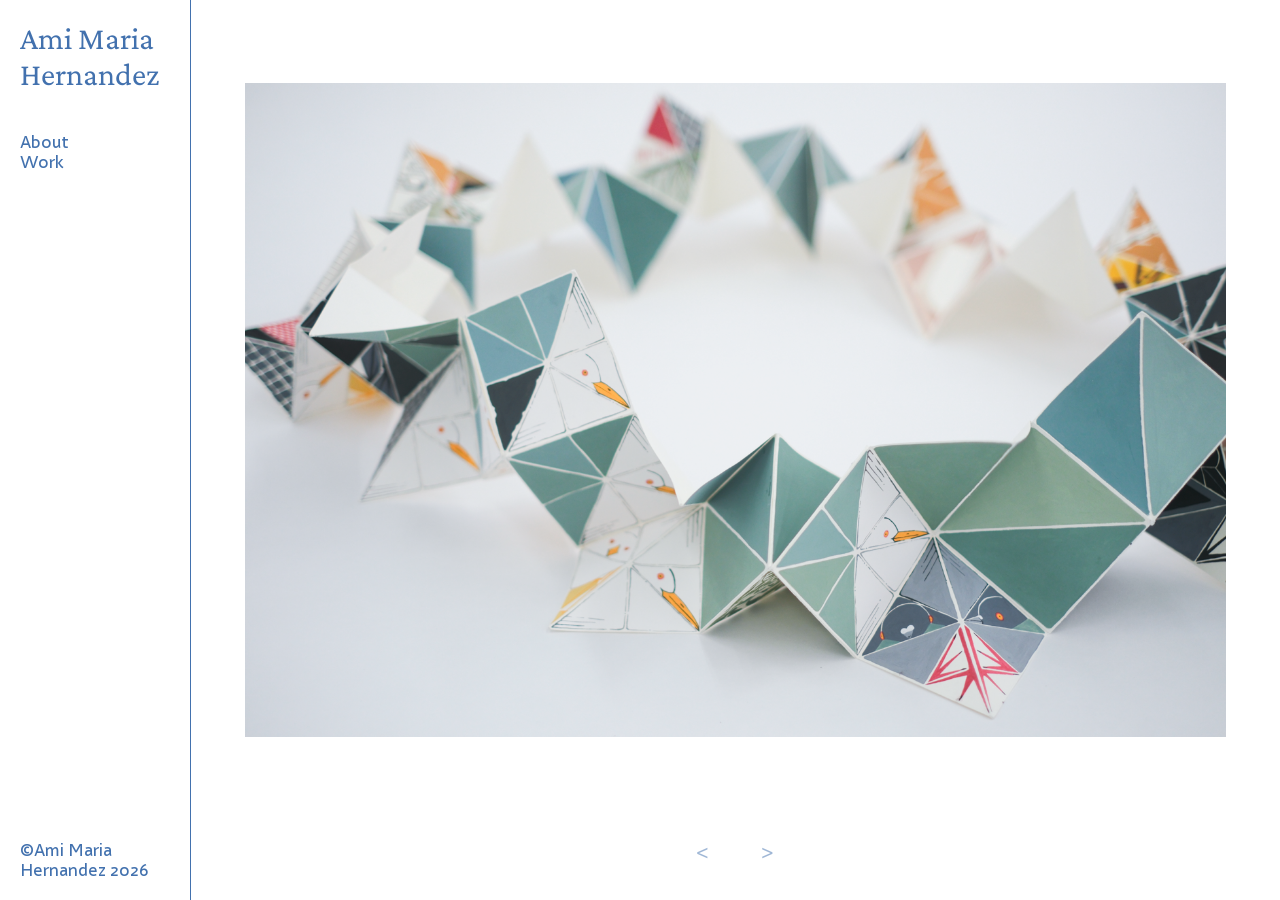
<file: index.html>
<!DOCTYPE html><html lang="en"><head><meta charSet="utf-8"/><meta name="viewport" content="width=device-width"/><meta name="next-head-count" content="2"/>  <link rel="icon" href="favicon.svg" type="image/svg+xml"/><link rel="icon" href="favicon.ico" sizes="any"/><link rel="preload" href="_next/static/media/0907676f60e87f51-s.p.woff2" as="font" type="font/woff2" crossorigin="anonymous" data-next-font="size-adjust"/><link rel="preload" href="_next/static/css/395d283e4de44bf8.css" as="style"/><link rel="stylesheet" href="_next/static/css/395d283e4de44bf8.css" data-n-g=""/><noscript data-n-css=""></noscript><script defer="" nomodule="" src="_next/static/chunks/polyfills-78c92fac7aa8fdd8.js"></script><script src="_next/static/chunks/webpack-c8ea32a7f1710e00.js" defer=""></script><script src="_next/static/chunks/framework-47944ae508d645e6.js" defer=""></script><script src="_next/static/chunks/main-3d47ddc6113bb733.js" defer=""></script><script src="_next/static/chunks/pages/_app-cf70991cdf20d925.js" defer=""></script><script src="_next/static/chunks/422-f6a31785d85e9af1.js" defer=""></script><script src="_next/static/chunks/675-7ac7ccfd83b30ac5.js" defer=""></script><script src="_next/static/chunks/803-7624c3f5c9da9120.js" defer=""></script><script src="_next/static/chunks/626-7c73342e54578817.js" defer=""></script><script src="_next/static/chunks/pages/index-28451b4235d8573a.js" defer=""></script><script src="_next/static/AYQ_RaFQIy8SJsUf-rQGw/_buildManifest.js" defer=""></script><script src="_next/static/AYQ_RaFQIy8SJsUf-rQGw/_ssgManifest.js" defer=""></script><style id="__jsx-2182624989">:root{--font-family-sans:'__sans_ce1876', '__sans_Fallback_ce1876'}</style></head><body><div id="__next"><div class="container"><ul class="mobile-burger"><li></li><li></li><li></li></ul><nav class=""><ul><li><a href="index.html"><h1>Ami Maria Hernandez</h1></a></li><li><a href="about.html">About</a></li><li><a href="work.html">Work</a></li></ul><ul><li>©Ami Maria Hernandez 2026</li></ul></nav>


<main class="full-bleed">
<section style="height: calc(100vh - 80px); width: 100%; position: relative; overflow: hidden; display: flex; align-items: center; justify-content: center; background: white;">
    <div id="carousel" style="display: flex; transition: transform 0.5s ease-in-out; width: 100%; height: 100%;">
        <div class="carousel-item" style="min-width: 100%; height: 100%; display: flex; align-items: center; justify-content: center;">
            <img src="Works_photos/tiber_painting.png" style="max-height: 90%; max-width: 90%; object-fit: contain;">
        </div>

        <div class="carousel-item" style="min-width: 100%; height: 100%; display: flex; align-items: center; justify-content: center;">
            <img src="Works_photos/riverdale_plaza.jpg" style="max-height: 90%; max-width: 90%; object-fit: contain;">
        </div>
        <div class="carousel-item" style="min-width: 100%; height: 100%; display: flex; align-items: center; justify-content: center;">
            <img src="Works_photos/trees_exhibition_view.jpg" style="max-height: 90%; max-width: 90%; object-fit: contain;">
        </div>
        <div class="carousel-item" style="min-width: 100%; height: 100%; display: flex; align-items: center; justify-content: center;">
            <img src="Works_photos/tiber.jpg" style="max-height: 90%; max-width: 90%; object-fit: contain;">
        </div>
        <div class="carousel-item" style="min-width: 100%; height: 100%; display: flex; align-items: center; justify-content: center;">
            <img src="Works_photos/university_blvd.jpg" style="max-height: 90%; max-width: 90%; object-fit: contain;">
        </div>
    </div>
</section>
<div style="height: 60px; width: 100%; display: flex; align-items: center; justify-content: center; gap: 40px; background: white;">
    <button onclick="prevSlide()" style="background: none; border: none; font-family: var(--font-family-serif); font-size: 24px; color: var(--black); cursor: pointer; opacity: 0.5; transition: opacity 0.3s;">&lt;</button>
    <button onclick="nextSlide()" style="background: none; border: none; font-family: var(--font-family-serif); font-size: 24px; color: var(--black); cursor: pointer; opacity: 0.5; transition: opacity 0.3s;">&gt;</button>
</div>
<script>
    let currentSlide = 0;
    const carousel = document.getElementById("carousel");
    const slides = document.querySelectorAll(".carousel-item");
    
    function updateCarousel() {
        carousel.style.transform = `translateX(-${currentSlide * 100}%)`;
    }
    
    function nextSlide() {
        currentSlide = (currentSlide + 1) % slides.length;
        updateCarousel();
    }
    
    function prevSlide() {
        currentSlide = (currentSlide - 1 + slides.length) % slides.length;
        updateCarousel();
    }
</script>
</main>


</div></div><script id="__NEXT_DATA__" type="application/json">{"props":{"pageProps":{"draftMode":false,"token":"","projects":[{"video":false,"title":"Project 1 (Work in Progress)","slug":{"current":"project-1-work-in-progress","_type":"slug"},"_createdAt":"2024-05-29T19:22:41Z","_type":"project","_rev":"placeholder","_id":"placeholder-1","media":[{"_key":"placeholder-1","image":{"_type":"figure","asset":{"_ref":"placeholder-image-1","_type":"reference"}},"private":false,"_type":"mediaItem"}],"_updatedAt":"2024-05-31T17:18:15Z","mainImage":{"_type":"image","asset":{"_type":"reference","_ref":"placeholder-main-image-1"}},"private":false}],"news":null,"__N_SSG":true},"page":"/","query":{},"buildId":"AYQ_RaFQIy8SJsUf-rQGw","isFallback":false,"gsp":true,"scriptLoader":[]}</script></body></html>
</file>
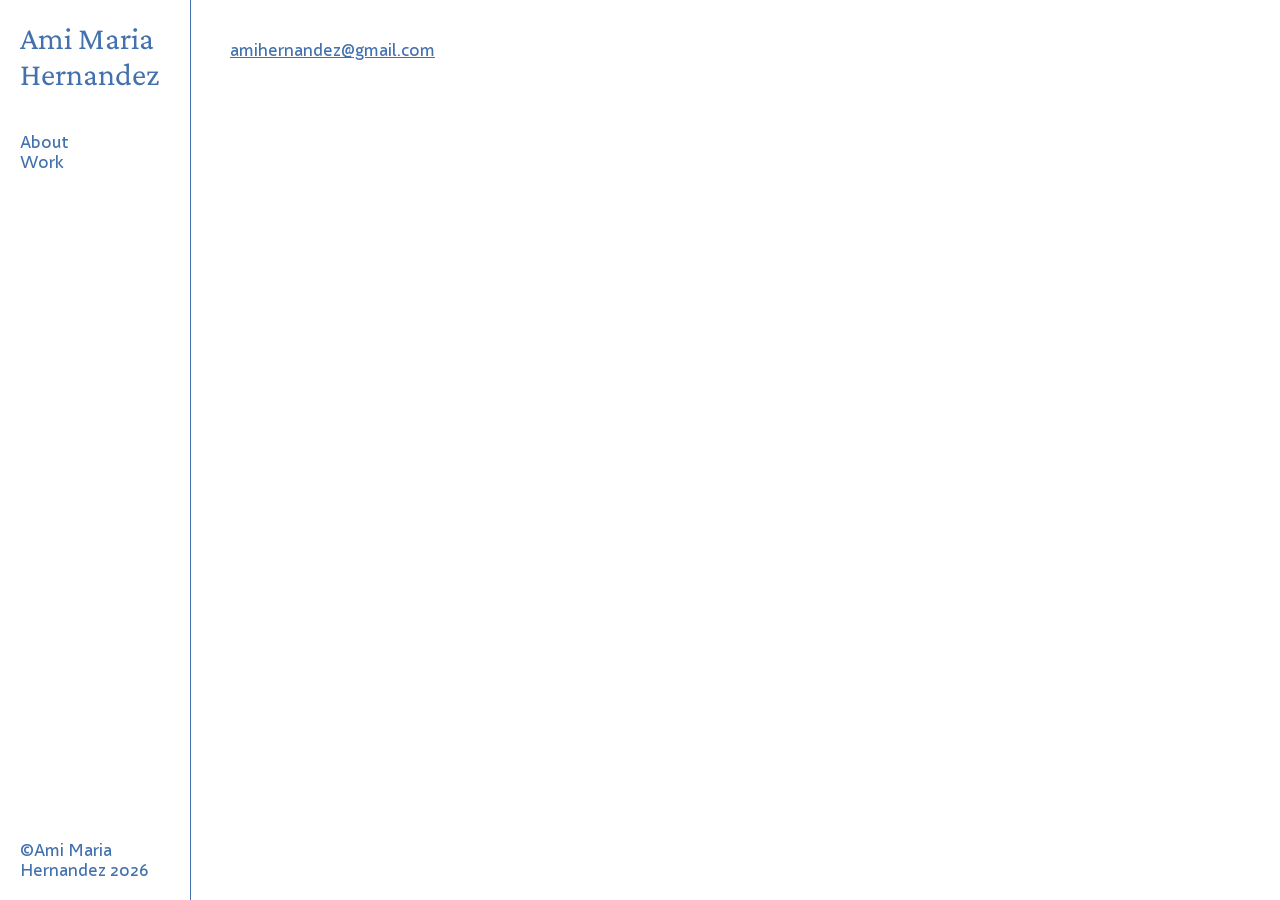
<file: about.html>
<!DOCTYPE html><html lang="en"><head><meta charSet="utf-8"/><meta name="viewport" content="width=device-width"/><meta name="next-head-count" content="2"/>  <link rel="icon" href="favicon.svg" type="image/svg+xml"/><link rel="icon" href="favicon.ico" sizes="any"/><link rel="preload" href="_next/static/media/0907676f60e87f51-s.p.woff2" as="font" type="font/woff2" crossorigin="anonymous" data-next-font="size-adjust"/><link rel="preload" href="_next/static/css/395d283e4de44bf8.css" as="style"/><link rel="stylesheet" href="_next/static/css/395d283e4de44bf8.css" data-n-g=""/><noscript data-n-css=""></noscript><script defer="" nomodule="" src="_next/static/chunks/polyfills-78c92fac7aa8fdd8.js"></script><script src="_next/static/chunks/webpack-c8ea32a7f1710e00.js" defer=""></script><script src="_next/static/chunks/framework-47944ae508d645e6.js" defer=""></script><script src="_next/static/chunks/main-3d47ddc6113bb733.js" defer=""></script><script src="_next/static/chunks/pages/_app-cf70991cdf20d925.js" defer=""></script><script src="_next/static/chunks/422-f6a31785d85e9af1.js" defer=""></script><script src="_next/static/chunks/675-7ac7ccfd83b30ac5.js" defer=""></script><script src="_next/static/chunks/803-7624c3f5c9da9120.js" defer=""></script><script src="_next/static/chunks/626-7c73342e54578817.js" defer=""></script><script src="_next/static/chunks/pages/info-f55ebe13754b86cf.js" defer=""></script><script src="_next/static/AYQ_RaFQIy8SJsUf-rQGw/_buildManifest.js" defer=""></script><script src="_next/static/AYQ_RaFQIy8SJsUf-rQGw/_ssgManifest.js" defer=""></script><style id="__jsx-2182624989">:root{--font-family-sans:'__sans_ce1876', '__sans_Fallback_ce1876'}</style></head><body><div id="__next"><div class="container"><ul class="mobile-burger"><li></li><li></li><li></li></ul><nav class=""><ul><li><a href="index.html"><h1>Ami Maria Hernandez</h1></a></li><li><a href="about.html">About</a></li><li><a href="work.html">Work</a></li></ul><ul><li>©Ami Maria Hernandez 2026</li></ul></nav><main class="full-bleed"><section style="padding: 40px; max-width: 800px;"><div><a href="mailto:amihernandez@gmail.com">amihernandez@gmail.com</a></div></section></main></div></div><script id="__NEXT_DATA__" type="application/json">{"props":{"pageProps":{"draftMode":false,"token":"","info":null,"news":null,"__N_SSG":true},"page":"/info","query":{},"buildId":"AYQ_RaFQIy8SJsUf-rQGw","isFallback":false,"gsp":true,"scriptLoader":[]}</script></body></html>
</file>
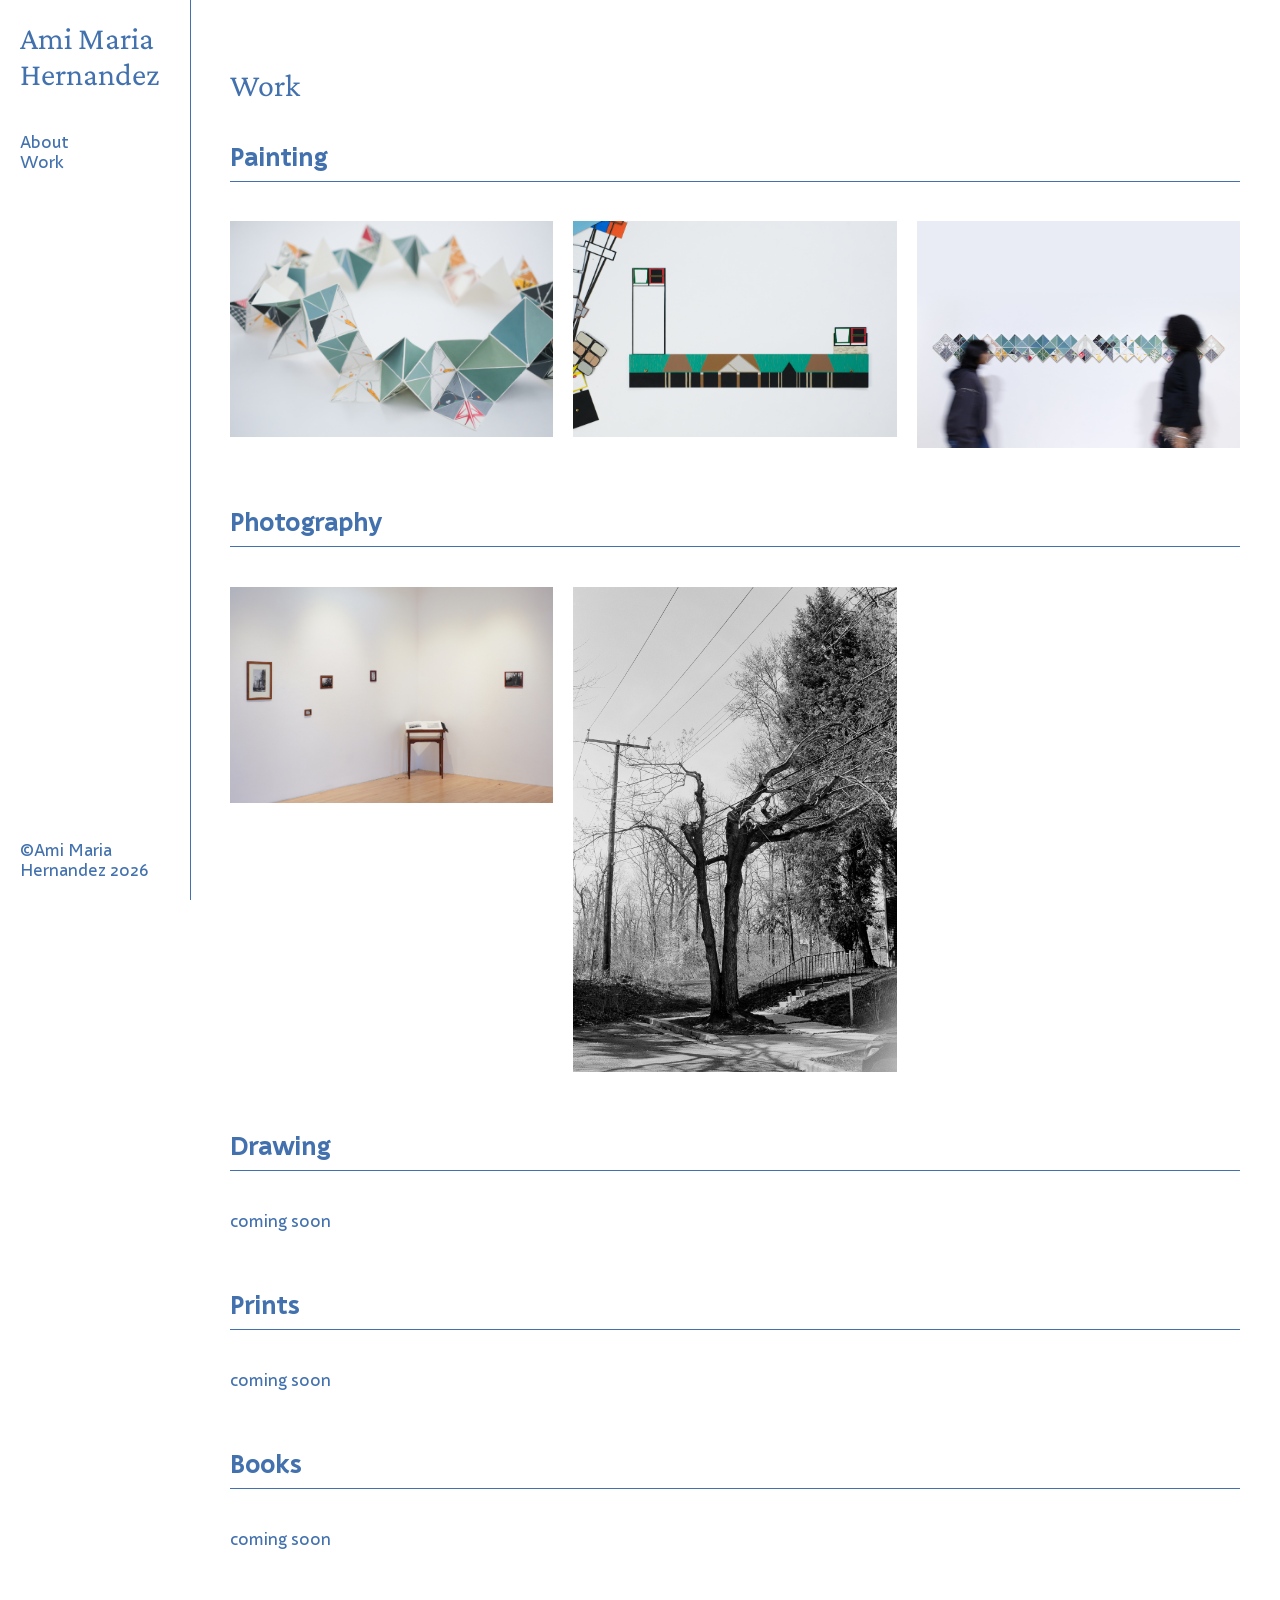
<file: work.html>
<!DOCTYPE html><html lang="en"><head><meta charSet="utf-8"/><meta name="viewport" content="width=device-width"/><meta name="next-head-count" content="2"/>  <link rel="icon" href="favicon.svg" type="image/svg+xml"/><link rel="icon" href="favicon.ico" sizes="any"/><link rel="preload" href="_next/static/media/0907676f60e87f51-s.p.woff2" as="font" type="font/woff2" crossorigin="anonymous" data-next-font="size-adjust"/><link rel="preload" href="_next/static/css/395d283e4de44bf8.css" as="style"/><link rel="stylesheet" href="_next/static/css/395d283e4de44bf8.css" data-n-g=""/><noscript data-n-css=""></noscript><script defer="" nomodule="" src="_next/static/chunks/polyfills-78c92fac7aa8fdd8.js"></script><script src="_next/static/chunks/webpack-c8ea32a7f1710e00.js" defer=""></script><script src="_next/static/chunks/framework-47944ae508d645e6.js" defer=""></script><script src="_next/static/chunks/main-3d47ddc6113bb733.js" defer=""></script><script src="_next/static/chunks/pages/_app-cf70991cdf20d925.js" defer=""></script><script src="_next/static/chunks/422-f6a31785d85e9af1.js" defer=""></script><script src="_next/static/chunks/675-7ac7ccfd83b30ac5.js" defer=""></script><script src="_next/static/chunks/803-7624c3f5c9da9120.js" defer=""></script><script src="_next/static/chunks/626-7c73342e54578817.js" defer=""></script><script src="_next/static/chunks/pages/projects-c44bce73757a70c2.js" defer=""></script><script src="_next/static/AYQ_RaFQIy8SJsUf-rQGw/_buildManifest.js" defer=""></script><script src="_next/static/AYQ_RaFQIy8SJsUf-rQGw/_ssgManifest.js" defer=""></script><style id="__jsx-2182624989">:root{--font-family-sans:'__sans_ce1876', '__sans_Fallback_ce1876'}</style></head><body><div id="__next"><div class="container"><ul class="mobile-burger"><li></li><li></li><li></li></ul><nav class=""><ul><li><a href="index.html"><h1>Ami Maria Hernandez</h1></a></li><li><a href="about.html">About</a></li><li><a href="work.html">Work</a></li></ul><ul><li>©Ami Maria Hernandez 2026</li></ul></nav>

<main class="full-bleed">
<section style="padding: 40px;">
    <h1 style="margin-bottom: 40px;">Work</h1>
    <div class="work-categories">
        <div style="margin-bottom: 60px;">
            <h2 style="border-bottom: 1px solid var(--black); padding-bottom: 10px;">Painting</h2>
            <div style="display: grid; grid-template-columns: repeat(auto-fill, minmax(300px, 1fr)); gap: 20px; padding-top: 20px;">
                <img src="Works_photos/tiber_painting.png" style="width: 100%; height: auto;">
                <img src="Works_photos/riverdale_plaza.jpg" style="width: 100%; height: auto;">
                <img src="Works_photos/tiber.jpg" style="width: 100%; height: auto;">
            </div>
        </div>
        <div style="margin-bottom: 60px;">
            <h2 style="border-bottom: 1px solid var(--black); padding-bottom: 10px;">Photography</h2>
            <div style="display: grid; grid-template-columns: repeat(auto-fill, minmax(300px, 1fr)); gap: 20px; padding-top: 20px;">
                <img src="Works_photos/trees_exhibition_view.jpg" style="width: 100%; height: auto;">
                <img src="Works_photos/university_blvd.jpg" style="width: 100%; height: auto;">
            </div>
        </div>
        <div style="margin-bottom: 60px;">
            <h2 style="border-bottom: 1px solid var(--black); padding-bottom: 10px;">Drawing</h2>
            <p style="padding-top: 20px;">coming soon</p>
        </div>
        <div style="margin-bottom: 60px;">
            <h2 style="border-bottom: 1px solid var(--black); padding-bottom: 10px;">Prints</h2>
            <p style="padding-top: 20px;">coming soon</p>
        </div>
        <div style="margin-bottom: 60px;">
            <h2 style="border-bottom: 1px solid var(--black); padding-bottom: 10px;">Books</h2>
            <p style="padding-top: 20px;">coming soon</p>
        </div>
    </div>
</section>
</main>

</div></div><script id="__NEXT_DATA__" type="application/json">{"props":{"pageProps":{"draftMode":false,"token":"","projects":[],"news":null,"__N_SSG":true},"page":"/work","query":{},"buildId":"AYQ_RaFQIy8SJsUf-rQGw","isFallback":false,"gsp":true,"scriptLoader":[]}</script></body></html>
</file>
<file: _next/static/css/395d283e4de44bf8.css>
@import url("https://fonts.googleapis.com/css2?family=Crimson+Pro:ital,wght@0,200..900;1,200..900&display=swap");:root{--space-outer:20px;--space-outer-2:40px;--font-family-sans:"Ignazio Text",sans-serif;--font-family-serif:"Crimson Pro",serif;--font-size-regular:16px;--font-size-medium:26px;--font-size-large:32px;--line-height-0:16px;--line-height-1:20px;--line-height-2:24px;--line-height-3:28px;--line-height-4:28px;--line-height-5:32px;--line-height-6:36px;--line-height-7:40px;--line-height-8:48px;--line-height-9:60px;--line-height-10:72px;--line-height-11:96px;--line-height-12:128px;--white:#ffffff;--black:#4271ae;--gray-200:#ced2d9;--gray-600:#6e7683;--red:#4271ae;--deepblack:#ffffff;--max-width-0:320px;--max-width-1:768px}html{background-color:var(--white);font-family:var(--font-family-sans),var(--font-family-serif),sans-serif;text-size-adjust:100%;font-size:var(--font-size-regular)}h1{font-weight:400;font-size:var(--font-size-large);font-family:var(--font-family-serif)}a,a:link,a:visited{color:inherit}main a:hover{color:var(--black)}body{margin:0;min-height:calc(100vh - 4px);color:var(--black)}body,nav{background-color:var(--white)}nav{color:var(--black);display:flex;max-width:150px;z-index:9;height:calc(100vh - 40px);padding:var(--space-outer);flex-direction:column;justify-content:space-between;position:fixed;top:0;left:0;border-right:1px solid var(--black)}nav ul:first-child li:first-child{margin-bottom:var(--space-outer-2)}nav h1{margin-top:0}.subnav a:hover,nav a:hover{color:var(--black)}nav a{text-decoration:none}nav div:nth-child(2) a{text-decoration:underline}nav ul{list-style:none;padding-left:0;margin:0}.container{margin:0 auto;display:flex;width:100%}.container.inverted .project__title{text-align:center}.container.inverted .project__content p:first-child{text-align:center;margin-bottom:2em}.container.inverted,.container.inverted .subnav,.container.inverted nav{color:var(--black);background-color:var(--white)}.container.inverted .subnav,.container.inverted nav{border-color:var(--white)}.container.inverted .subnav a:hover,.container.inverted nav a:hover{color:#fff}main{padding:var(--space-outer) var(--space-outer-2);margin-left:calc(150px + var(--space-outer-2));width:calc(100% - (var(--space-outer-2) + var(--space-outer-2)))}main.full-bleed{padding:0;width:calc(100% - (var(--space-outer-2)) - 150px)}.header{display:flex;padding:0 var(--space-1);border-bottom:1px solid #ced2d9;z-index:10;background:var(--white);position:fixed;left:0;right:0;top:0}.header .header__title{font-weight:800;font-size:var(--font-size-3);line-height:var(--line-height-1);padding-left:var(--space-2);margin:var(--space-3) 0;text-decoration:none;color:var(--black)}.footer{display:flex;justify-content:flex-end;padding:0 var(--space-3)}.footer .footer__text{font-size:var(--font-size-1);line-height:var(--line-height-1);display:flex;align-items:center;gap:2px}.mobile-burger{display:none}.page__title{margin-top:0}section.about{display:flex}section.about>*{flex-basis:30%;align-items:flex-start}section.about>img{margin-left:var(--space-outer);height:auto;flex-basis:70%}.commercial ul{list-style:none;border-top:1px dashed;padding-left:0;width:100%}.commercial li{border-bottom:1px dashed;padding:var(--space-outer)}.commercial li a{display:flex;font-family:var(--font-family-sans);text-decoration:none;width:100%;justify-content:space-between}.welcome__container{display:flex;flex-direction:column;align-items:center;padding:var(--space-2) var(--space-2)}.logos{display:none}.steps{flex-direction:column;width:100%}.steps .steps__list{list-style-type:none;padding:0}.steps .steps__entry{margin-bottom:var(--space-4)}.steps .steps__title{font-size:var(--font-size-5);line-height:var(--line-height-2)}.steps .steps__subtitle{font-size:var(--font-size-3)}.steps .steps__subtitle,.steps .steps__text{line-height:var(--line-height-2)}.steps .steps__text a{color:var(--blue-600);text-decoration:none}@media (min-width:575px){.welcome__container{width:100%}.logos{display:flex;align-items:center;margin:var(--space-6) 0 var(--space-5) 0}.logos .logos__blur{display:flex;position:absolute;width:375px;height:115px;background:var(--magenta-100);filter:blur(82px);transform:rotate(-19deg);z-index:-1}.logos .logos__plus{display:flex;font-weight:800;font-size:var(--font-size-7);line-height:var(--line-height-6);margin:0 var(--space-4)}.logos .logos__entry,.steps{display:flex}.steps{max-width:var(--max-width-0);padding:0}.steps .steps__subtitle{margin-top:var(--space-4)}.steps .steps__list{margin-top:0}}.modal{position:fixed;background-color:var(--white);color:var(--black);z-index:9;border:1px solid var(--black);padding:var(--space-outer);display:flex;flex-direction:column;width:30vw;height:30vh;left:50%;top:30%;transform:translateX(-50%) translateY(-50%)}.modal>:first-child{font-size:var(--font-size-large);font-family:var(--font-family-serif);text-align:center}.modal textarea{background-color:transparent;margin:var(--space-outer) 0;width:100%;flex-basis:60%}.modal button,.modal textarea{border:1px solid var(--black);font-family:var(--font-family-sans);font-size:var(--font-size-regular);color:var(--black)}.modal button{cursor:pointer;padding:var(--space-outer);flex-basis:45%}.modal button:hover{background-color:var(--black);color:var(--white)}.modal>div{display:flex;justify-content:space-between}.modal.closed{display:none}.card{display:flex;flex-direction:column;position:relative;border-bottom:1px solid #ced2d9}.card .card__container{margin:0;display:flex;justify-content:space-between;width:calc(100% - var(--space-outer-2));cursor:pointer;padding:var(--space-outer);align-items:flex-start}.card__title{display:block}.card__container:hover{color:var(--black)}.card__container.open:hover{color:var(--black)}.card__body img{width:100%;min-height:100%;height:auto}.card__body figure{margin-left:0}.card__body .cta-caption{display:none}.card__title.open{font-family:var(--font-family-serif);font-size:var(--font-size-large)}@media (min-width:575px){.card{border-top:1px dashed;border-bottom:none}.card:last-child{border-bottom:1px dashed}}@media (min-width:800px){.card{flex-direction:row}.card .card__container{margin:0}.card__container>div:last-child{margin-left:var(--space-outer-2);flex-basis:80%}}section.projects .page__container,section.projects .project__container{width:calc(100% - (150px + (var(--space-outer-2) * 4)));padding:0 var(--space-outer-2);margin:0 auto}.project__title{margin-top:0}section.projects .subnav{border-left:2px solid var(--black);color:var(--black);z-index:9;display:flex;max-width:150px;height:calc(100vh - 40px);padding:var(--space-outer);flex-direction:column;position:fixed;right:0;background-color:var(--white);top:0;justify-content:space-between}section.projects .subnav ul{list-style:none;padding-left:0}section.projects .subnav ul li{margin-bottom:calc(var(--space-outer)/2)}section.projects .subnav ul li a{text-decoration:none;font-family:var(--font-family-sans)}section.projects .subnav ul li.on a{text-decoration:underline}section.projects .media{position:relative;overflow:hidden}section.projects .media img{height:auto;display:block;width:100%;position:relative}section.projects .media .img-wrapper{margin:var(--space-outer-2) 0}.info-toggle{cursor:pointer}.info-toggle:hover{color:var(--black)}section.project{width:calc(100% - (150px + var(--space-outer-2)))}.media figcaption{margin-top:var(--space-outer-2)}.film-wrapper{display:flex;flex-wrap:nowrap;flex-direction:column}.film-strip,.film-wrapper{width:100%;position:relative}.film-strip{overflow:scroll}.film-strip,.film-strip a{cursor:-webkit-grab;cursor:grab}.film-strip:nth-child(2n) .strip-inner{animation-direction:alternate}.film-strip .strip-inner,.film-strip:nth-child(2n) .strip-inner{position:relative;animation-duration:60s;animation-iteration-count:infinite;animation-timing-function:linear}.film-strip .strip-inner{display:flex;flex-wrap:nowrap;animation-direction:alternate}@keyframes slideleft{0%{right:0}to{right:50%}}@keyframes slideright{0%{transform:translateX(-20%)}to{transform:translateX(10%)}}.img-tile{position:relative;display:inline-block;padding:calc(var(--space-outer)/3)}.img-tile img{width:auto;height:25vh;margin:0}.projects .img-tile img{height:70px}.img-tile a{overflow:hidden}.img-tile:hover .hidden{opacity:1}.img-tile:hover{background-color:var(--black)}.img-tile:hover img{mix-blend-mode:luminosity;opacity:.2}.img-tile .hidden span{text-align:center;width:100%;font-size:var(--font-size-medium)}.film-title{margin-left:var(--space-outer)}.img-tile .hidden{opacity:0;margin:0;align-items:center;position:absolute;display:flex;width:100%;height:100%;z-index:2;top:0;left:0;color:#fff;font-family:var(--font-family-serif)}.img-tile.fade{opacity:1}.project__card:hover{color:var(--black)}.project__card{position:absolute;top:0;left:0;z-index:3;background-color:var(--white);text-align:left;padding:var(--space-outer);width:100%;height:1em;display:flex;text-decoration:none;flex-direction:column;justify-content:center}.project__card img{width:auto;height:200px;display:none}.projects .img-tile:hover span{opacity:0}.projects .img-tile:hover img{opacity:inherit;mix-blend-mode:inherit}.projects .film-strip:hover{background-color:var(--black)}.projects .film-strip:hover .project__card{color:var(--black);border-color:var(--black)}.projects .film-strip:hover img{opacity:.7;mix-blend-mode:normal}.projects .img-tile:hover{background:transparent}.project__card h1{margin:0;font-family:var(--font-family-sans);font-size:var(--font-size-regular)}.projects .film-strip{padding-top:calc(1em + var(--space-outer-2))}.film-strip .strip-inner{animation:none;overflow-x:scroll;overflow-y:hidden}.strip-inner::-webkit-scrollbar{-webkit-appearance:none;height:8px;background-color:none}.strip-inner::-webkit-scrollbar-thumb{border-radius:5px;background-color:hsla(0,0%,46%,0)}.film-strip:hover .strip-inner::-webkit-scrollbar-thumb{border-radius:5px;background-color:#d3d3d3}.qpc-container,.qpc-container nav{color:#ffffd0;background-color:var(--black);border:none}.qpc-container main{min-height:calc(100vh - var(--space-outer-2))}.qpc-container nav a:hover{color:#fff}section.qpc .subnav{z-index:9;display:flex;max-width:150px;height:calc(100vh - 40px);padding:var(--space-outer);flex-direction:column;position:fixed;right:0;background-color:var(--black);top:0;justify-content:space-between}.qpc-container section.qpc .subnav h1{margin-top:0}section.projects .media .lightbox{position:fixed;top:0;left:0;padding:var(--space-outer);z-index:999;width:calc(100vw - var(--space-outer-2));text-align:center;overflow:scroll;margin:0;height:100vh;display:flex;justify-content:center}section.projects .media .lightbox img{z-index:9999;width:auto;height:calc(100vh - var(--space-outer-2))}section.projects .media .lightbox:before{background-color:var(--white);opacity:.8;content:"";width:100vw;height:100vh;position:fixed;top:0;left:0;z-index:999}section.projects .media .img-wrapper.portrait-image{margin:var(--space-outer-2) calc(var(--space-outer-2) * 4)}.qpc-carousel{position:relative;transition:.2s;width:calc(80% - 150px)}.qpc-item{opacity:1;width:100%}.qpc-item img{width:100%;height:auto}@media (max-width:575px){.qpc-carousel{width:100vw}.qpc-container nav,.qpc-container section.qpc .subnav{width:80%;height:auto;position:relative;max-width:100vw;z-index:1}.qpc-container nav{flex-direction:row;z-index:9}.qpc-container nav>:last-child{position:fixed;bottom:var(--space-outer);z-index:9;background-color:#122b19}.qpc-container nav ul:first-child{display:flex;flex-direction:row}.qpc-container nav ul:first-child li:first-child img{width:100px;margin-right:var(--space-outer-2)}.qpc-container nav{width:calc(100% - var(--space-outer-2))}.qpc-container main{width:100%;height:auto;padding:0;position:relative;margin-left:0;margin-top:0}:root{--space-outer:10px;--space-outer-2:20px}nav{width:calc(100vw - var(--space-outer-2));height:auto;background-color:var(--white);max-width:100vw;height:60px;overflow:hidden;border:none;border-bottom:4px solid var(--black)}nav.open{height:70vh;padding-top:80px}nav h1{transform:none;line-height:60px;margin:0}nav h1 br{display:none}.mobile-burger{position:fixed;top:15px;right:20px;z-index:999;padding:0;display:block;list-style:none}.mobile-burger.open li:last-child{display:none}.mobile-burger.open{right:20px;top:21px}.mobile-burger.open li:first-child{transform:rotate(30deg) translateY(7px)}.mobile-burger.open li:nth-child(2){transform:rotate(-30deg) translateY(-5px)}.mobile-burger li{height:4px;transform-origin:center;background-color:var(--black);width:50px;margin-bottom:calc(var(--space-outer)/2);display:block}main.full-bleed{width:100%}main{margin-top:4em}main,section.about>img{margin-left:0}.card .card__container{padding:0}.card .card__container.open,.commercial li a{flex-direction:column}.card .card__container.open>span,.commercial li a span:first-child{margin-bottom:var(--space-outer)}section.about{flex-direction:column}.container.inverted .mobile-burger li{background-color:var(--white)}.modal{width:70vw}section.projects .subnav{position:relative;z-index:1;background:transparent;margin:0;border:none;height:auto;border-top:2px solid var(--black);width:calc(100% - var(--space-outer-2));max-width:none}section.projects .subnav:before{content:"Projects:"}section.projects .page__container,section.projects .project__container{width:calc(100% - var(--space-outer-2))}section.projects .project__container{width:auto;padding:0}section.project{width:100%;margin:0}section.projects .media .lightbox img{z-index:9999;width:100%;min-height:0;height:-moz-fit-content;height:fit-content}}@font-face{font-family:__sans_ce1876;src:url(../media/0907676f60e87f51-s.p.woff2) format("woff2");font-display:swap}@font-face{font-family:__sans_Fallback_ce1876;src:local("Arial");ascent-override:87.39%;descent-override:20.17%;line-gap-override:0.00%;size-adjust:111.57%}.__className_ce1876{font-family:__sans_ce1876,__sans_Fallback_ce1876}
</file>
